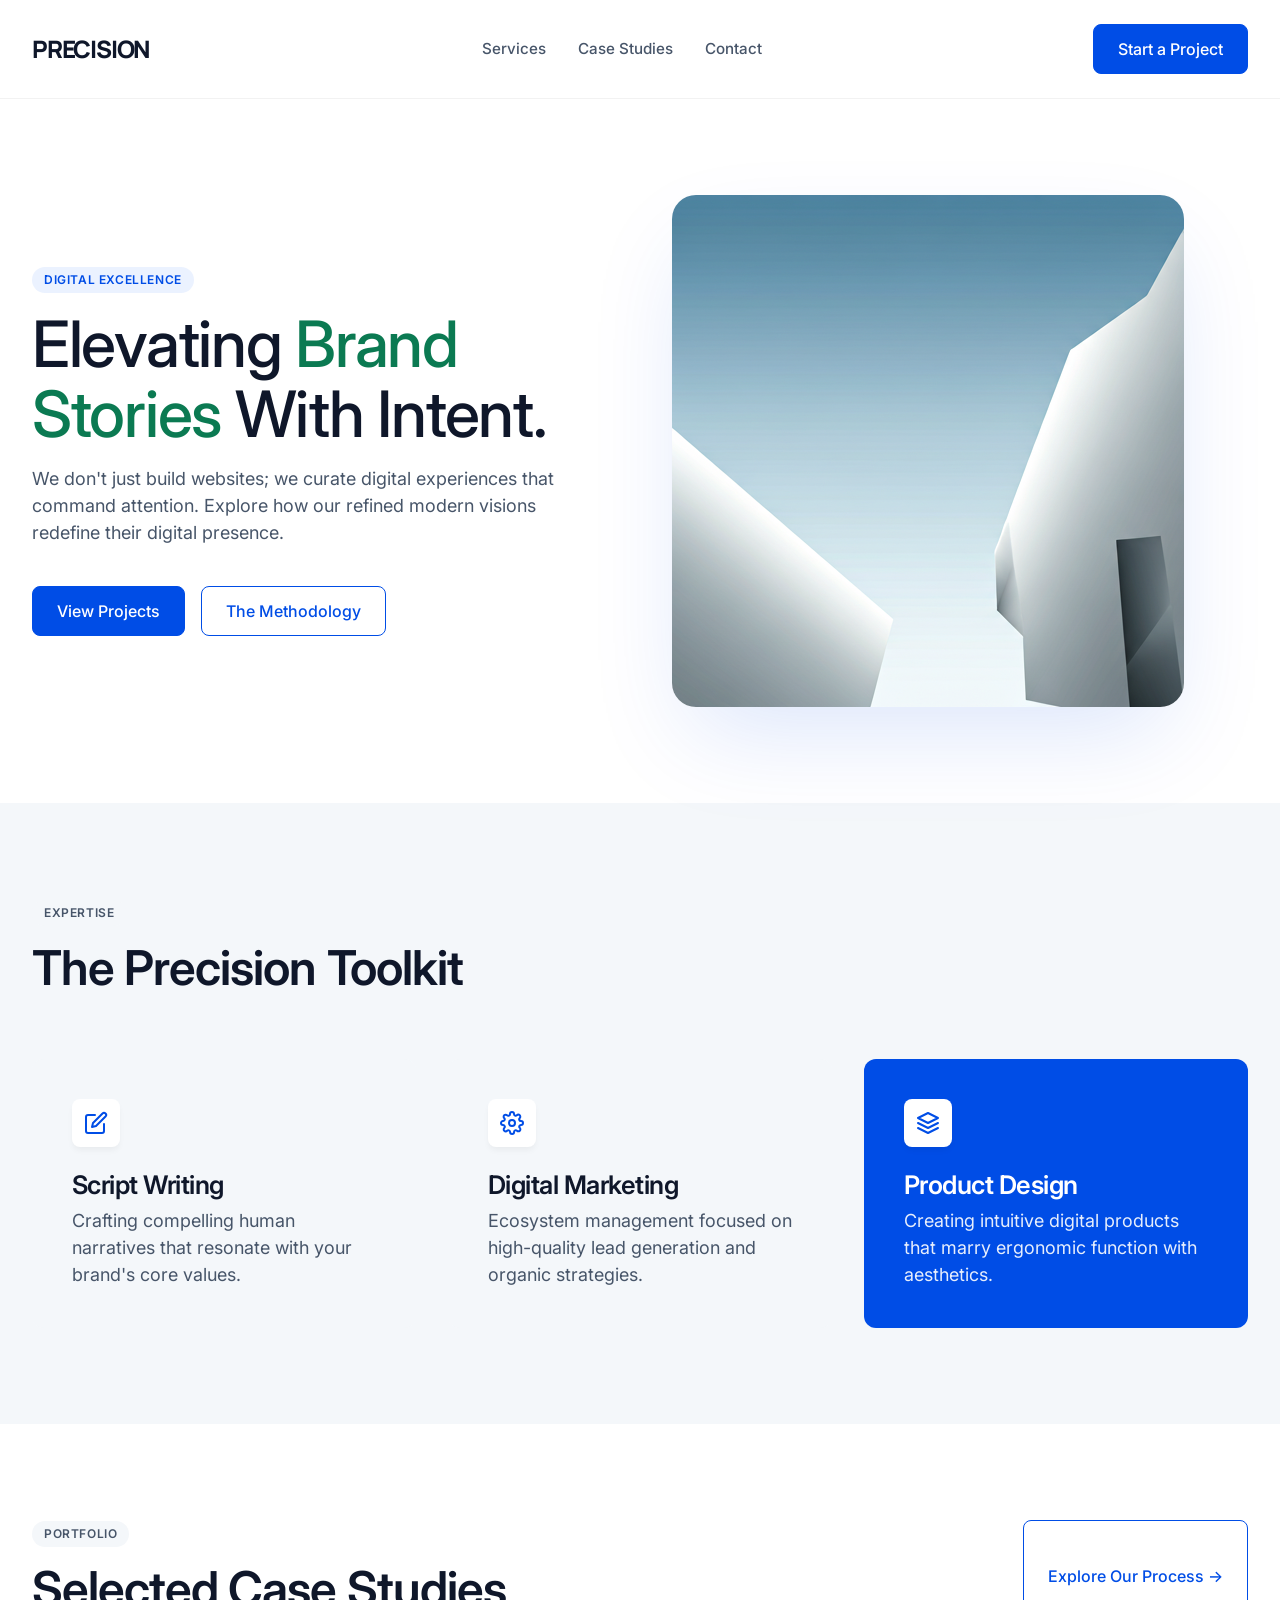
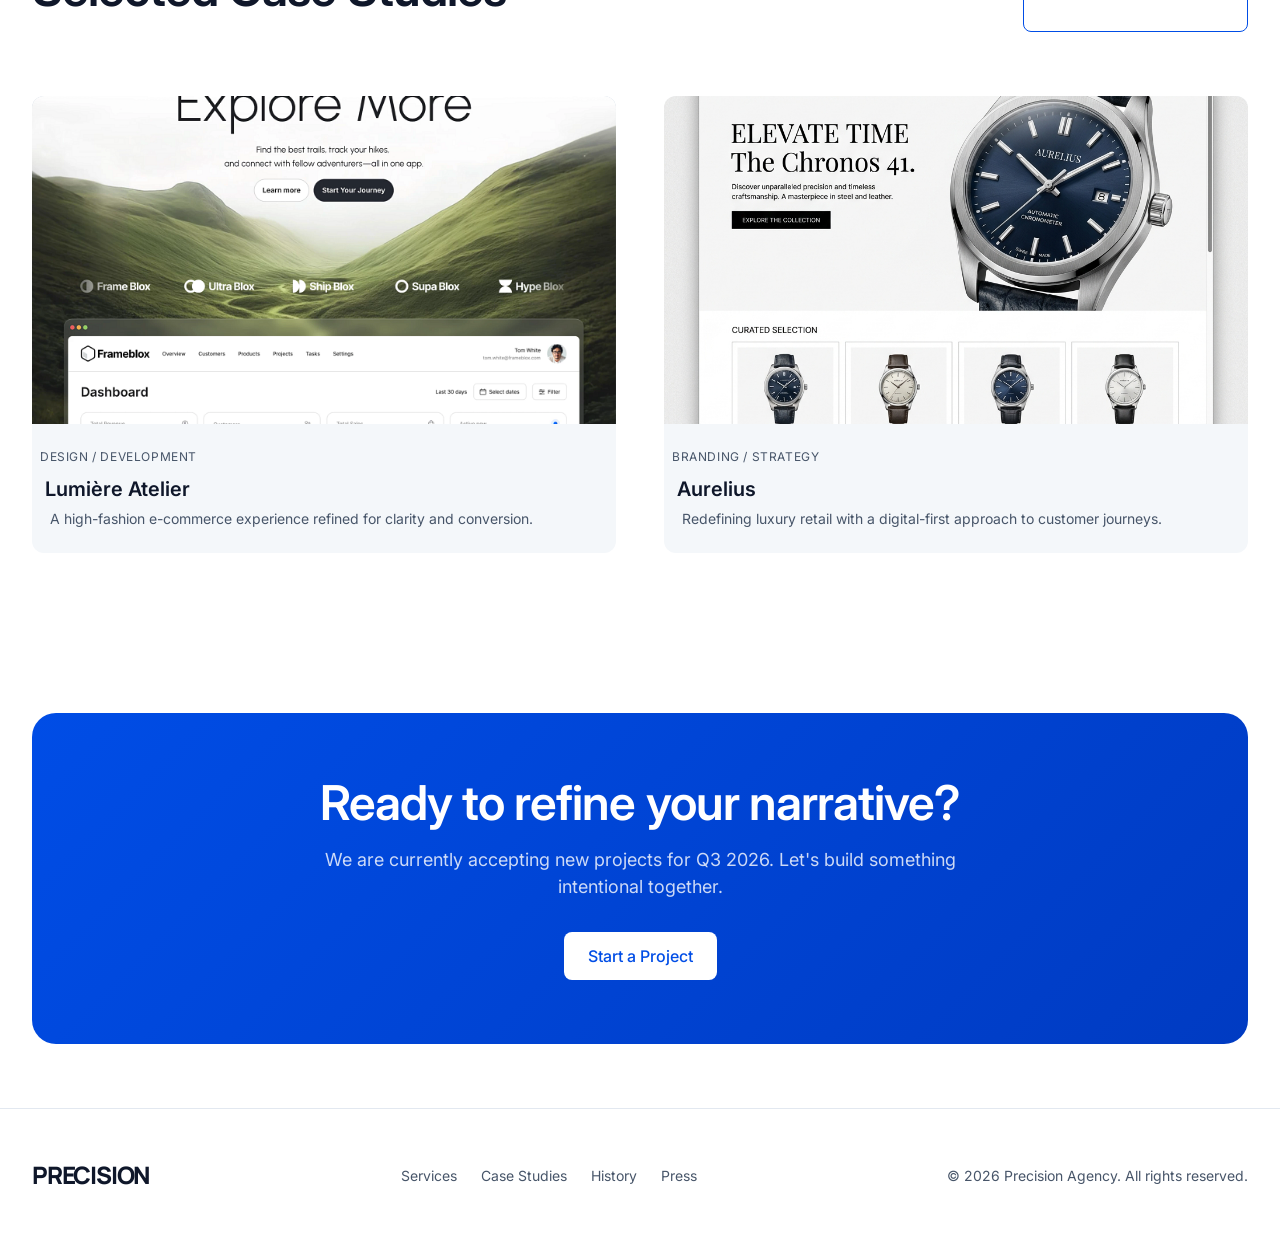
<file: index.html>
<!DOCTYPE html>
<html lang="en">
<head>
  <meta charset="UTF-8">
  <meta name="viewport" content="width=device-width, initial-scale=1.0">
  <title>Precision | Elevating Brand Stories With Intent</title>
  <link rel="stylesheet" href="style.css">
  <link rel="preconnect" href="https://fonts.googleapis.com">
  <link rel="preconnect" href="https://fonts.gstatic.com" crossorigin>
  <link href="https://fonts.googleapis.com/css2?family=Inter:wght@400;500;600&family=Manrope:wght@700;800&display=swap" rel="stylesheet">
</head>
<body>

  <header class="navbar">
    <div class="container flex justify-between items-center">
      <a href="index.html" class="logo">PRECISION</a>
      <nav class="nav-links">
        <a href="services.html">Services</a> 
        <a href="caseStudy.html">Case Studies</a> 
        <a href="contact.html">Contact</a>
      </nav>
      <a href="contact.html" class="btn btn-primary">Start a Project</a>
    </div>
  </header>

  <main>
    <!-- Hero Section -->
    <section class="section hero-home">
      <div class="container grid grid-2 items-center gap-16">
        <div class="hero-content">
          <span class="pill blue">Digital Excellence</span>
          <h1>Elevating <span class="text-accent">Brand Stories</span> With Intent.</h1>
          <p>We don't just build websites; we curate digital experiences that command attention. Explore how our refined modern visions redefine their digital presence.</p>
          <div class="flex gap-4" style="margin-top: 2.5rem;">
            <a href="caseStudy.html" class="btn btn-primary">View Projects</a>
            <a href="services.html" class="btn btn-outline">The Methodology</a>
          </div>
        </div>
        <div class="hero-visual">
          <img src="landing.png" alt="Precision Agency Visual" style="border-radius: var(--radius-lg); box-shadow: 0 40px 100px -20px rgba(0,77,230,0.15);">
        </div>
      </div>
    </section>

    <!-- Toolkit Section -->
    <section class="section bg-alt" style="background-color: var(--color-bg-alt);">
      <div class="container">
        <div class="section-header">
          <span class="pill">Expertise</span>
          <h2>The Precision Toolkit</h2>
        </div>
        
        <div class="grid grid-3 gap-8">
          <div class="card-service">
            <div class="icon-box">
              <svg width="24" height="24" viewBox="0 0 24 24" fill="none" stroke="currentColor" stroke-width="2" stroke-linecap="round" stroke-linejoin="round"><path d="M11 4H4a2 2 0 0 0-2 2v14a2 2 0 0 0 2 2h14a2 2 0 0 0 2-2v-7"></path><path d="M18.5 2.5a2.121 2.121 0 0 1 3 3L12 15l-4 1 1-4 9.5-9.5z"></path></svg>
            </div>
            <h3>Script Writing</h3>
            <p>Crafting compelling human narratives that resonate with your brand's core values.</p>
          </div>

          <div class="card-service">
            <div class="icon-box">
              <svg width="24" height="24" viewBox="0 0 24 24" fill="none" stroke="currentColor" stroke-width="2" stroke-linecap="round" stroke-linejoin="round"><circle cx="12" cy="12" r="3"></circle><path d="M19.4 15a1.65 1.65 0 0 0 .33 1.82l.06.06a2 2 0 0 1 0 2.83 2 2 0 0 1-2.83 0l-.06-.06a1.65 1.65 0 0 0-1.82-.33 1.65 1.65 0 0 0-1 1.51V21a2 2 0 0 1-2 2 2 2 0 0 1-2-2v-.09A1.65 1.65 0 0 0 9 19.4a1.65 1.65 0 0 0-1.82.33l-.06.06a2 2 0 0 1-2.83 0 2 2 0 0 1 0-2.83l.06-.06a1.65 1.65 0 0 0 .33-1.82 1.65 1.65 0 0 0-1.51-1H3a2 2 0 0 1-2-2 2 2 0 0 1 2-2h.09A1.65 1.65 0 0 0 4.6 9a1.65 1.65 0 0 0-.33-1.82l-.06-.06a2 2 0 0 1 0-2.83 2 2 0 0 1 2.83 0l.06.06a1.65 1.65 0 0 0 1.82.33H9a1.65 1.65 0 0 0 1-1.51V3a2 2 0 0 1 2-2 2 2 0 0 1 2 2v.09a1.65 1.65 0 0 0 1 1.51 1.65 1.65 0 0 0 1.82-.33l.06-.06a2 2 0 0 1 2.83 0 2 2 0 0 1 0 2.83l-.06.06a1.65 1.65 0 0 0-.33 1.82V9a1.65 1.65 0 0 0 1.51 1H21a2 2 0 0 1 2 2 2 2 0 0 1-2 2h-.09a1.65 1.65 0 0 0-1.51 1z"></path></svg>
            </div>
            <h3>Digital Marketing</h3>
            <p>Ecosystem management focused on high-quality lead generation and organic strategies.</p>
          </div>

          <div class="card-service blue">
            <div class="icon-box">
              <svg width="24" height="24" viewBox="0 0 24 24" fill="none" stroke="currentColor" stroke-width="2" stroke-linecap="round" stroke-linejoin="round"><path d="M12 2L2 7l10 5 10-5-10-5z"></path><path d="M2 17l10 5 10-5"></path><path d="M2 12l10 5 10-5"></path></svg>
            </div>
            <h3>Product Design</h3>
            <p>Creating intuitive digital products that marry ergonomic function with aesthetics.</p>
          </div>
        </div>
      </div>
    </section>

    <!-- Selected Work -->
    <section class="section">
      <div class="container">
        <div class="section-header flex justify-between items-end">
          <div>
            <span class="pill">Portfolio</span>
            <h2>Selected Case Studies</h2>
          </div>
          <a href="caseStudy.html" class="btn btn-outline">Explore Our Process &rarr;</a>
        </div>

        <div class="grid grid-2 gap-12">
          <a href="caseStudy.html" class="work-card">
            <img src="minimal.png" alt="Lumière Atelier" class="work-image landscape">
            <div class="work-content">
              <div class="work-category">Design / Development</div>
              <div class="work-title">Lumière Atelier</div>
              <div class="work-description">A high-fashion e-commerce experience refined for clarity and conversion.</div>
            </div>
          </a>
          <a href="caseStudy.html" class="work-card">
            <img src="case_study_watch_1776619519977.png" alt="Aurelius" class="work-image landscape">
            <div class="work-content">
              <div class="work-category">Branding / Strategy</div>
              <div class="work-title">Aurelius</div>
              <div class="work-description">Redefining luxury retail with a digital-first approach to customer journeys.</div>
            </div>
          </a>
        </div>
      </div>
    </section>

    <!-- CTA Section -->
    <section class="container">
      <div class="cta-banner solid-blue">
        <h2>Ready to refine your narrative?</h2>
        <p class="text_align_center">We are currently accepting new projects for Q3 2026. Let's build something intentional together.</p>
        <div style="margin-top: 2rem;">
          <a href="contact.html" class="btn" style="background: white; color: var(--color-primary);">Start a Project</a>
        </div>
      </div>
    </section>
  </main>

  <footer class="footer">
    <div class="container">
      <div class="footer-content">
        <div class="logo">PRECISION</div>
        <nav class="footer-links">
          <a href="services.html">Services</a>
          <a href="caseStudy.html">Case Studies</a>
          <a href="contact.html">History</a>
          <a href="contact.html">Press</a>
        </nav>
        <div class="footer-copyright">
          &copy; 2026 Precision Agency. All rights reserved.
        </div>
      </div>
    </div>
  </footer>

</body>
</html>
</file>
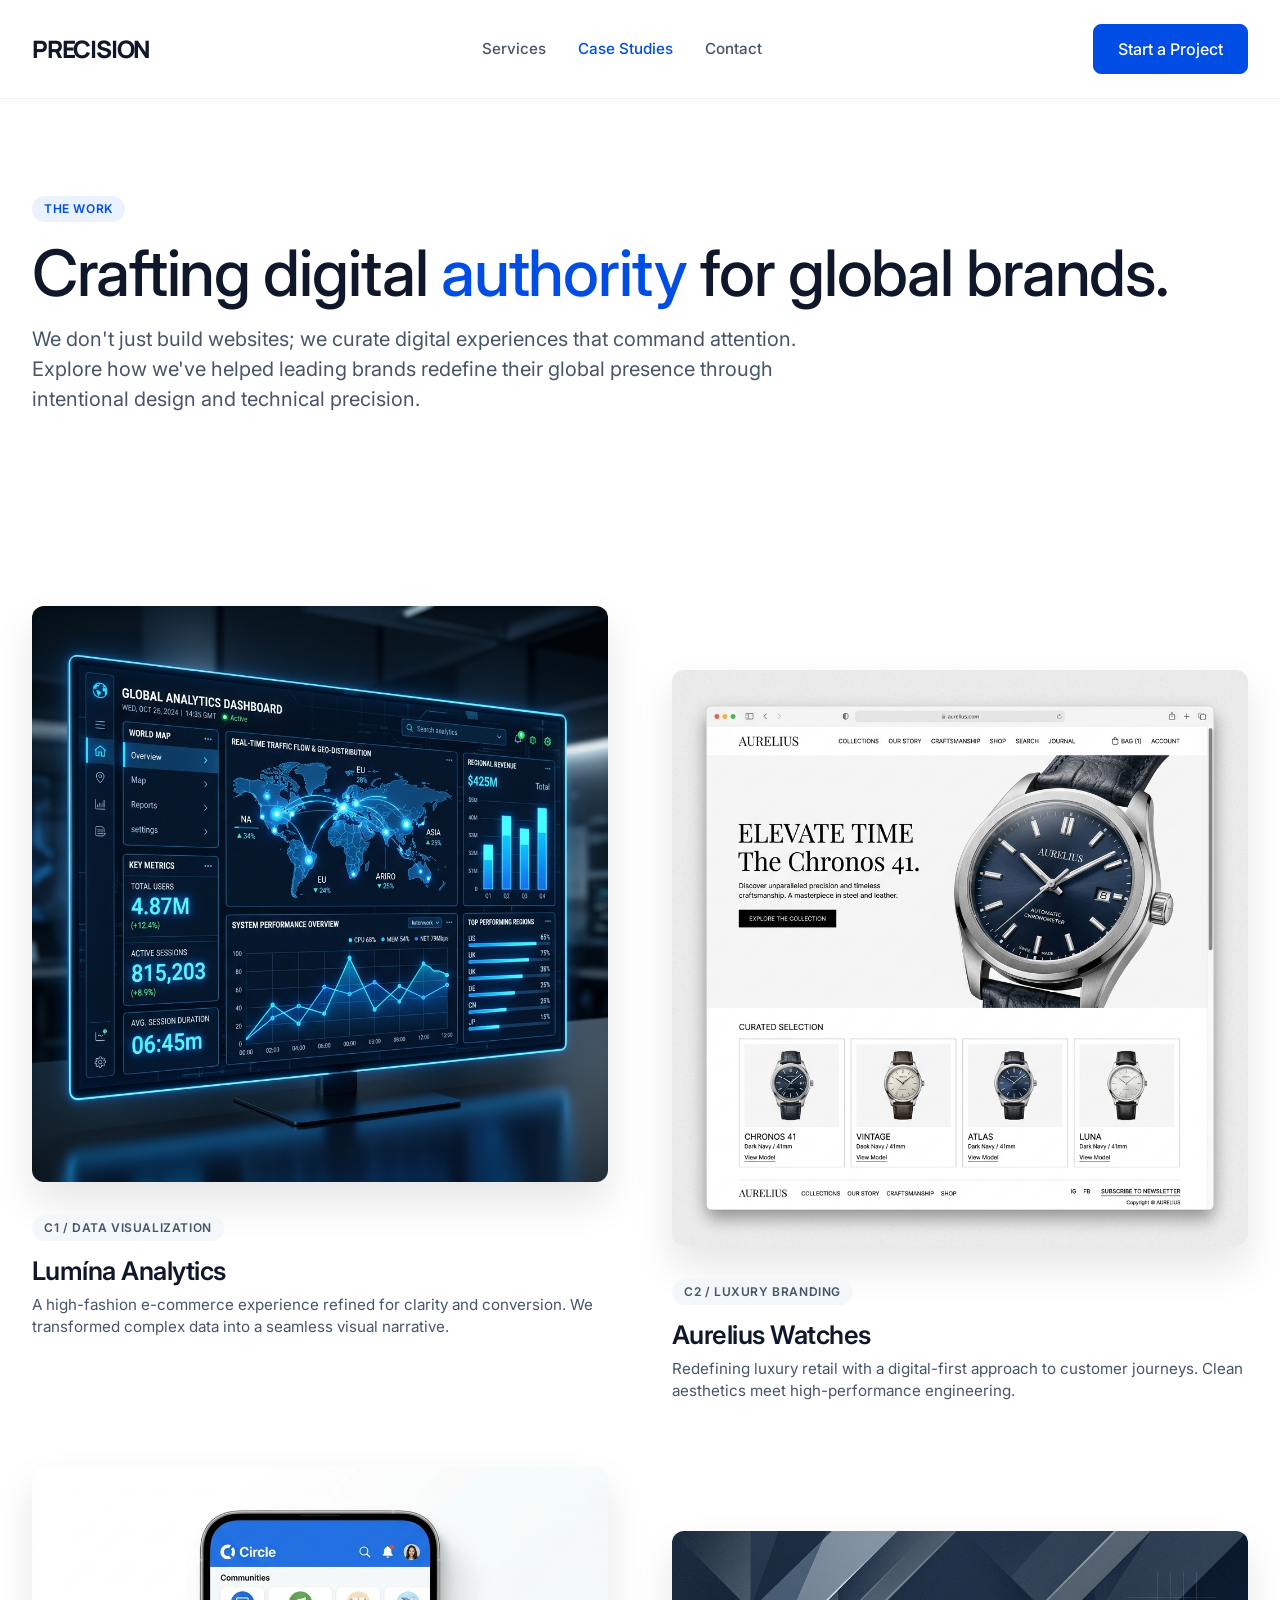
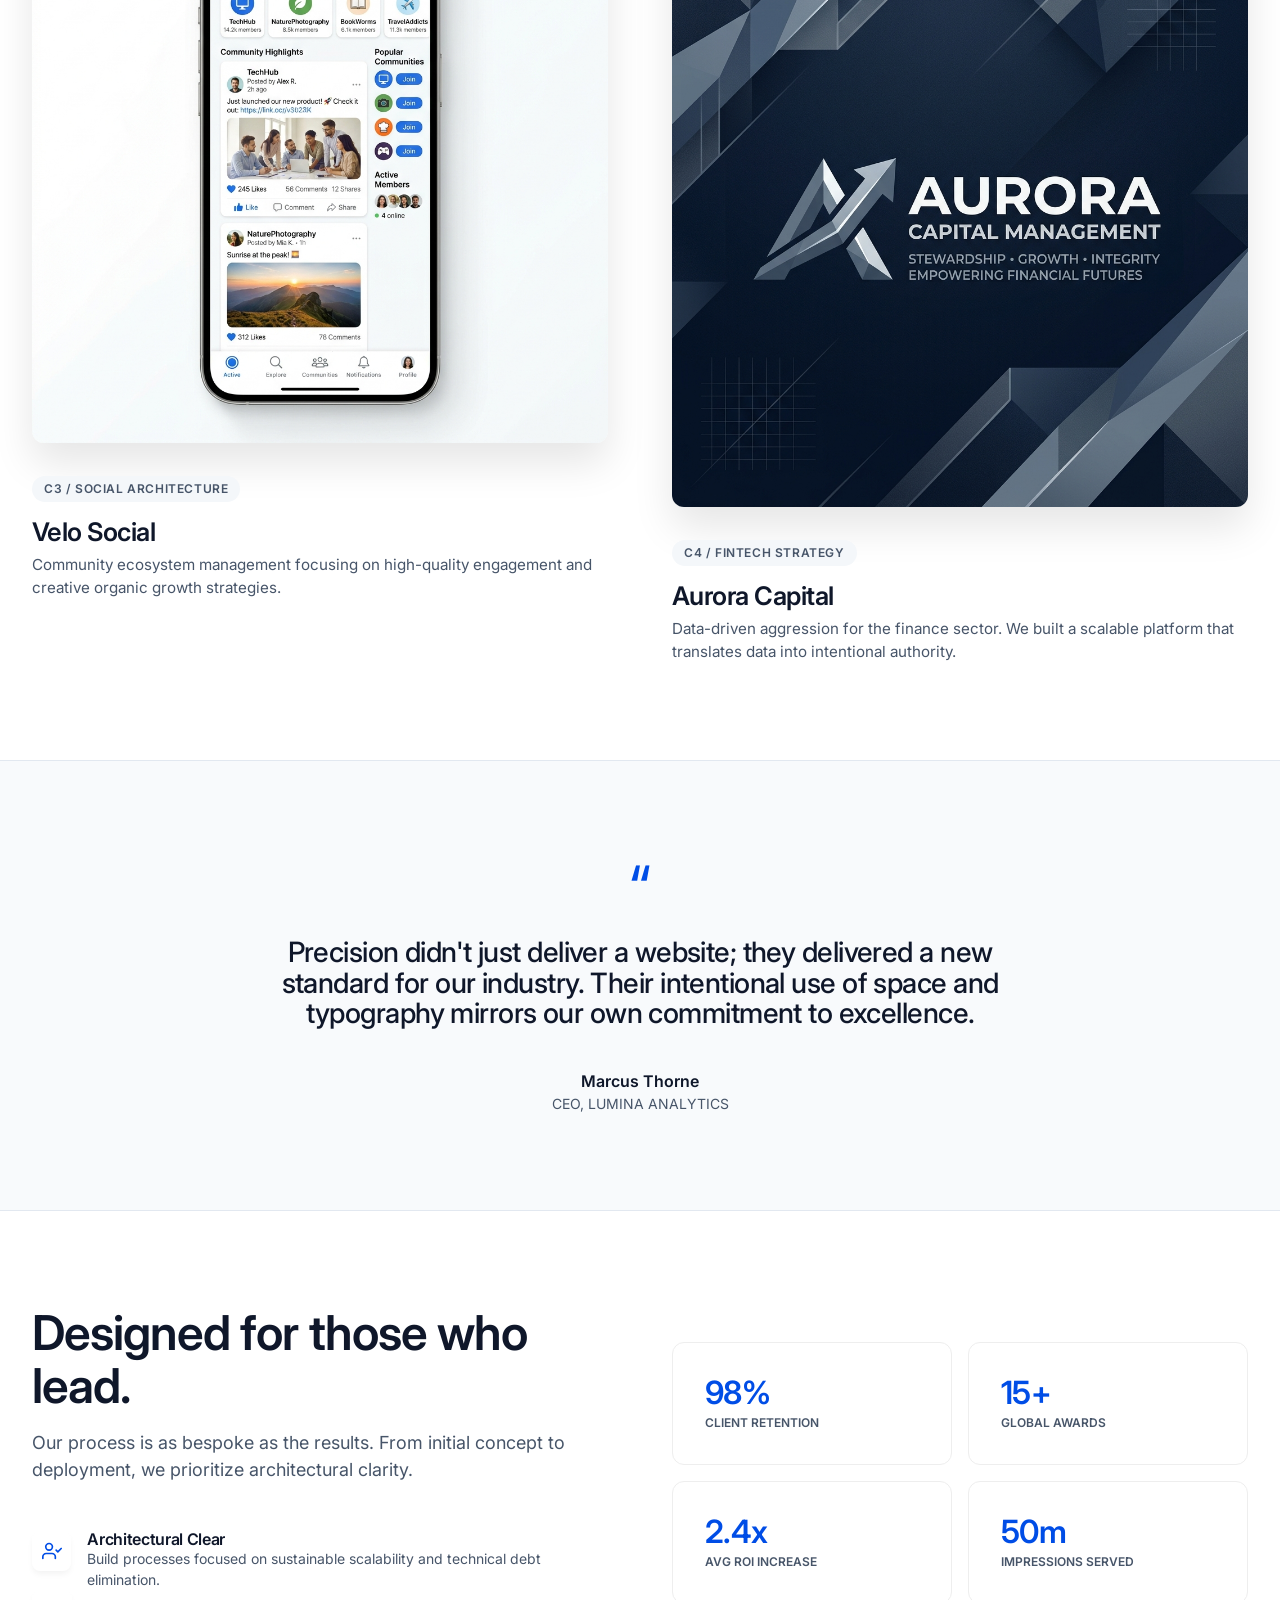
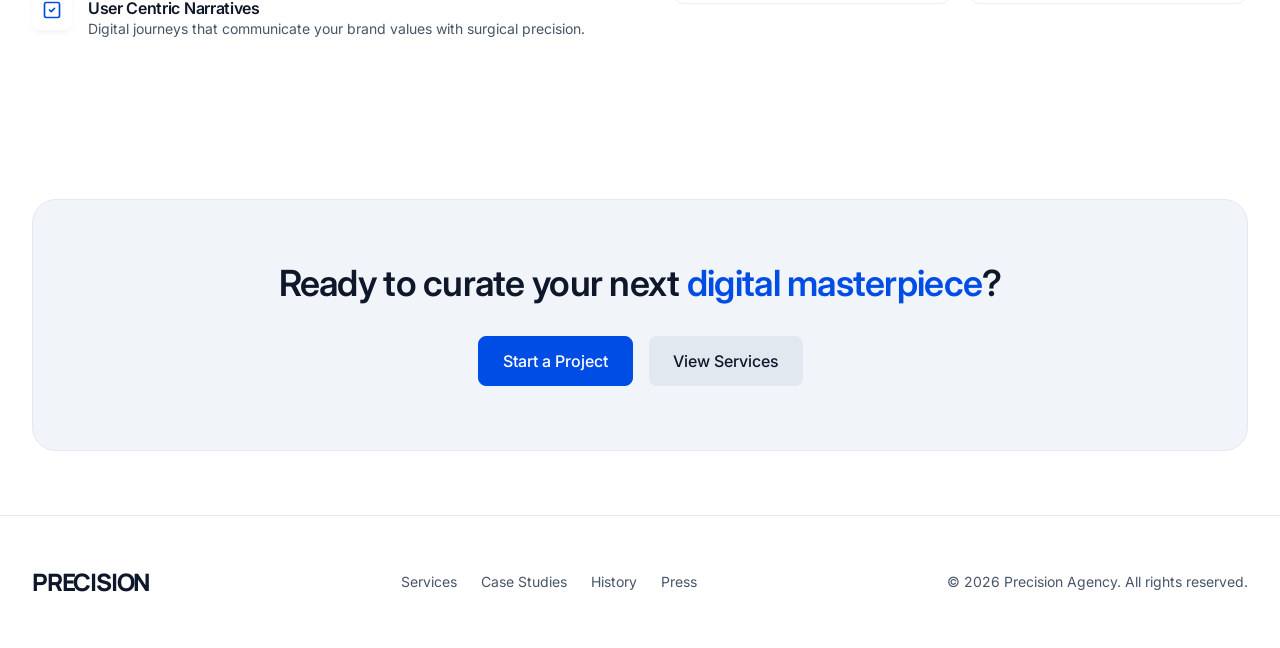
<file: caseStudy.html>
<!DOCTYPE html>
<html lang="en">
<head>
  <meta charset="UTF-8">
  <meta name="viewport" content="width=device-width, initial-scale=1.0">
  <title>Case Studies | Curating Digital Authority</title>
  <link rel="stylesheet" href="style.css">
  <link rel="preconnect" href="https://fonts.googleapis.com">
  <link rel="preconnect" href="https://fonts.gstatic.com" crossorigin>
  <link href="https://fonts.googleapis.com/css2?family=Inter:wght@400;500;600&family=Manrope:wght@700;800&display=swap" rel="stylesheet">
</head>
<body>

  <header class="navbar">
    <div class="container flex justify-between items-center">
      <a href="index.html" class="logo">PRECISION</a>
      <nav class="nav-links">
        <a href="services.html">Services</a> 
        <a href="caseStudy.html" class="active">Case Studies</a> 
        <a href="contact.html">Contact</a>
      </nav>
      <a href="contact.html" class="btn btn-primary">Start a Project</a>
    </div>
  </header>

  <main>
    <!-- Case Studies Hero -->
    <section class="section">
      <div class="container">
        <span class="pill blue">The Work</span>
        <h1>Crafting digital <span class="text-primary">authority</span> for global brands.</h1>
        <p style="font-size: 1.25rem;">We don't just build websites; we curate digital experiences that command attention. Explore how we've helped leading brands redefine their global presence through intentional design and technical precision.</p>
      </div>
    </section>

    <!-- Case Studies Feed -->
    <section class="section pt-0">
      <div class="container grid grid-2 gap-16">
        
        <!-- Lumière Analytics -->
        <article class="case-study-item">
          <img src="case_study_analytics_1776619490898.png" alt="Lumière Analytics Dashboard" style="width: 100%; border-radius: var(--radius-md); box-shadow: 0 20px 40px rgba(0,0,0,0.1); margin-bottom: 2rem;">
          <span class="pill">C1 / DATA VISUALIZATION</span>
          <h3>Lumína Analytics</h3>
          <p style="font-size: 0.95rem;">A high-fashion e-commerce experience refined for clarity and conversion. We transformed complex data into a seamless visual narrative.</p>
        </article>

        <!-- Aurelius Watches -->
        <article class="case-study-item" style="margin-top: 4rem;">
          <img src="case_study_watch_1776619519977.png" alt="Ethereal Watches Website" style="width: 100%; border-radius: var(--radius-md); box-shadow: 0 20px 40px rgba(0,0,0,0.1); margin-bottom: 2rem;">
          <span class="pill">C2 / LUXURY BRANDING</span>
          <h3>Aurelius Watches</h3>
          <p style="font-size: 0.95rem;">Redefining luxury retail with a digital-first approach to customer journeys. Clean aesthetics meet high-performance engineering.</p>
        </article>

        <!-- Velo Social -->
        <article class="case-study-item">
          <img src="case_study_social_app_1776619830320.png" alt="Velo Social App Interface" style="width: 100%; border-radius: var(--radius-md); box-shadow: 0 20px 40px rgba(0,0,0,0.1); margin-bottom: 2rem;">
          <span class="pill">C3 / SOCIAL ARCHITECTURE</span>
          <h3>Velo Social</h3>
          <p style="font-size: 0.95rem;">Community ecosystem management focusing on high-quality engagement and creative organic growth strategies.</p>
        </article>

        <!-- Vertex Capital -->
        <article class="case-study-item" style="margin-top: 4rem;">
          <img src="case_study_finance_1776619890487.png" alt="Vertex Capital Brand Visuals" style="width: 100%; border-radius: var(--radius-md); box-shadow: 0 20px 40px rgba(0,0,0,0.1); margin-bottom: 2rem;">
          <span class="pill">C4 / FINTECH STRATEGY</span>
          <h3>Aurora Capital</h3>
          <p style="font-size: 0.95rem;">Data-driven aggression for the finance sector. We built a scalable platform that translates data into intentional authority.</p>
        </article>

      </div>
    </section>

    <!-- Testimonial Section -->
    <section class="section bg-alt" style="background-color: #f8fafc; border-top: 1px solid var(--color-border); border-bottom: 1px solid var(--color-border);">
      <div class="container text-center">
         <div style="font-size: 4rem; color: var(--color-primary); margin-bottom: 1rem; line-height: 1;">&ldquo;</div>
         <h3 style="font-size: 1.75rem; font-weight: 500; color: var(--color-text-main); margin-bottom: 2.5rem; max-width: 800px; margin-left: auto; margin-right: auto;">
           Precision didn't just deliver a website; they delivered a new standard for our industry. Their intentional use of space and typography mirrors our own commitment to excellence.
         </h3>
         <div class="flex items-center justify-center gap-4">
            
            <div class="text-left">
              <p style="font-weight: 600; font-size: 1rem; color: var(--color-text-main); margin: 0;">Marcus Thorne</p>
              <p style="font-size: 0.875rem; color: var(--color-text-muted); margin: 0;">CEO, LUMINA ANALYTICS</p>
            </div>
         </div>
      </div>
    </section>

    <!-- Stats Section -->
    <section class="section">
       <div class="container grid grid-2 items-center gap-16">
          <div>
            <h2>Designed for those who lead.</h2>
            <p>Our process is as bespoke as the results. From initial concept to deployment, we prioritize architectural clarity.</p>
            <div class="flex flex-col gap-6" style="margin-top: 3rem;">
               <div class="flex gap-4">
                  <div class="icon-box" style="width: 40px; height: 40px; margin-bottom: 0;"><svg width="20" height="20" viewBox="0 0 24 24" fill="none" stroke="currentColor" stroke-width="2" stroke-linecap="round" stroke-linejoin="round"><path d="M16 21v-2a4 4 0 0 0-4-4H5a4 4 0 0 0-4 4v2"></path><circle cx="8.5" cy="7" r="4"></circle><polyline points="17 11 19 13 23 9"></polyline></svg></div>
                  <div>
                    <h4 style="font-size: 1rem; margin: 0;">Architectural Clear</h4>
                    <p style="font-size: 0.875rem; margin: 0;">Build processes focused on sustainable scalability and technical debt elimination.</p>
                  </div>
               </div>
               <div class="flex gap-4">
                  <div class="icon-box" style="width: 40px; height: 40px; margin-bottom: 0;"><svg width="20" height="20" viewBox="0 0 24 24" fill="none" stroke="currentColor" stroke-width="2" stroke-linecap="round" stroke-linejoin="round"><rect x="3" y="3" width="18" height="18" rx="2" ry="2"></rect><path d="M9 12l2 2 4-4"></path></svg></div>
                  <div>
                    <h4 style="font-size: 1rem; margin-top: 10px;">User Centric Narratives</h4>
                    <p style="font-size: 0.875rem; margin: 0;">Digital journeys that communicate your brand values with surgical precision.</p>
                  </div>
               </div>
            </div>
          </div>
          <div class="grid grid-2 gap-4">
             <div class="card-service" style="background: white; padding: 2rem; border: 1px solid #eee;">
                <h3 style="font-size: 2rem; color: var(--color-primary); margin-bottom: 0.25rem;">98%</h3>
                <p style="font-size: 0.75rem; text-transform: uppercase; font-weight: 600;">Client Retention</p>
             </div>
             <div class="card-service" style="background: white; padding: 2rem; border: 1px solid #eee;">
                <h3 style="font-size: 2rem; color: var(--color-primary); margin-bottom: 0.25rem;">15+</h3>
                <p style="font-size: 0.75rem; text-transform: uppercase; font-weight: 600;">Global Awards</p>
             </div>
             <div class="card-service" style="background: white; padding: 2rem; border: 1px solid #eee;">
                <h3 style="font-size: 2rem; color: var(--color-primary); margin-bottom: 0.25rem;">2.4x</h3>
                <p style="font-size: 0.75rem; text-transform: uppercase; font-weight: 600;">Avg ROI Increase</p>
             </div>
             <div class="card-service" style="background: white; padding: 2rem; border: 1px solid #eee;">
                <h3 style="font-size: 2rem; color: var(--color-primary); margin-bottom: 0.25rem;">50m</h3>
                <p style="font-size: 0.75rem; text-transform: uppercase; font-weight: 600;">Impressions Served</p>
             </div>
          </div>
       </div>
    </section>

    <!-- Bottom CTA -->
    <section class="container" style="margin-bottom: 4rem;">
       <div class="cta-banner" style="background: #f1f5f9; border: 1px solid #e2e8f0; text-align: center;">
          <h2 style="font-size: 2.25rem;">Ready to curate your next <span class="text-primary">digital masterpiece</span>?</h2>
          <div class="flex justify-center gap-4" style="margin-top: 2rem;">
            <a href="contact.html" class="btn btn-primary">Start a Project</a>
            <a href="services.html" class="btn btn-outline" style="border: 0; background: #e2e8f0; color: var(--color-text-main);">View Services</a>
          </div>
       </div>
    </section>

  </main>

  <footer class="footer">
    <div class="container">
      <div class="footer-content">
        <div class="logo">PRECISION</div>
        <nav class="footer-links">
          <a href="services.html">Services</a>
          <a href="caseStudy.html">Case Studies</a>
          <a href="contact.html">History</a>
          <a href="contact.html">Press</a>
        </nav>
        <div class="footer-copyright">
          &copy; 2026 Precision Agency. All rights reserved.
        </div>
      </div>
    </div>
  </footer>

</body>
</html>
</file>
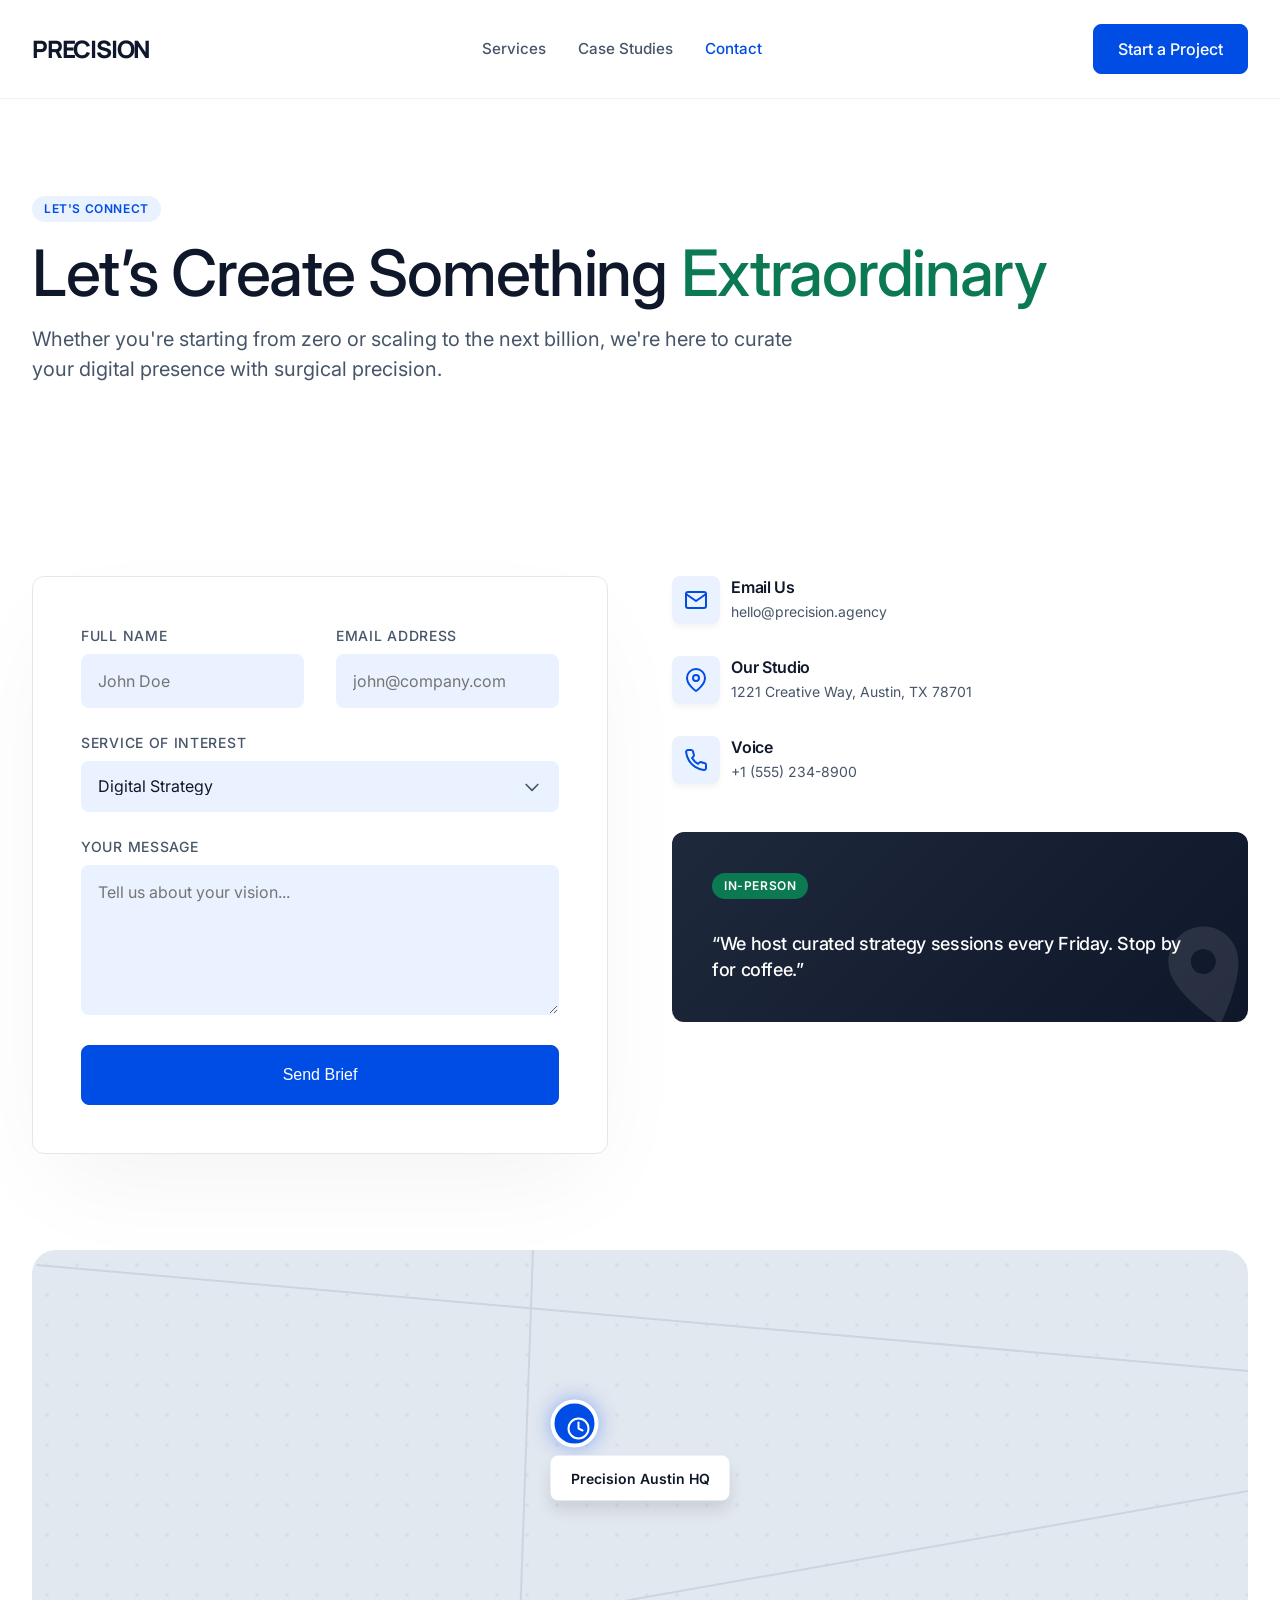
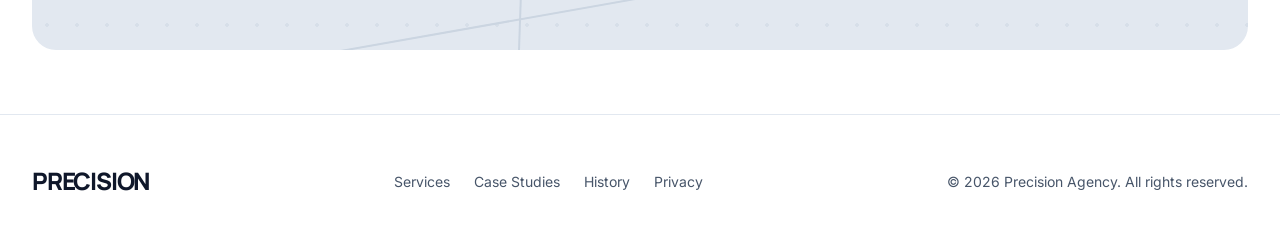
<file: contact.html>
<!DOCTYPE html>
<html lang="en">
<head>
  <meta charset="UTF-8">
  <meta name="viewport" content="width=device-width, initial-scale=1.0">
  <title>Contact | Let's Create Something Extraordinary</title>
  <link rel="stylesheet" href="style.css">
  <link rel="preconnect" href="https://fonts.googleapis.com">
  <link rel="preconnect" href="https://fonts.gstatic.com" crossorigin>
  <link href="https://fonts.googleapis.com/css2?family=Inter:wght@400;500;600&family=Manrope:wght@700;800&display=swap" rel="stylesheet">
</head>
<body>

  <header class="navbar">
    <div class="container flex justify-between items-center">
      <a href="index.html" class="logo">PRECISION</a>
      <nav class="nav-links">
        <a href="services.html">Services</a> 
        <a href="caseStudy.html">Case Studies</a> 
        <a href="contact.html" class="active">Contact</a>
      </nav>
      <a href="contact.html" class="btn btn-primary">Start a Project</a>
    </div>
  </header>

  <main>
    <!-- Contact Hero -->
    <section class="section">
      <div class="container">
        <span class="pill blue">Let's Connect</span>
        <h1>Let&rsquo;s Create Something <span class="text-accent">Extraordinary</span></h1>
        <p style="font-size: 1.25rem;">Whether you're starting from zero or scaling to the next billion, we're here to curate your digital presence with surgical precision.</p>
      </div>
    </section>

    <!-- Main Contact Area -->
    <section class="section pt-0">
      <div class="container">
         <div class="grid grid-2 gap-16 items-start">
            
            <!-- Contact Form Card -->
            <div class="card-service" style="background: white; border: 1px solid #e2e8f0; padding: 3rem; box-shadow: 0 40px 100px -20px rgba(0,0,0,0.05);">
               <form action="#">
                  <div class="grid grid-2 gap-8">
                     <div class="form-group">
                        <label class="form-label">Full Name</label>
                        <input type="text" class="form-control" placeholder="John Doe">
                     </div>
                     <div class="form-group">
                        <label class="form-label">Email Address</label>
                        <input type="email" class="form-control" placeholder="john@company.com">
                     </div>
                  </div>
                  <div class="form-group">
                     <label class="form-label">Service of Interest</label>
                     <select class="form-control">
                        <option>Digital Strategy</option>
                        <option>Product Design</option>
                        <option>Video & Narrative</option>
                        <option>Performance Marketing</option>
                     </select>
                  </div>
                  <div class="form-group">
                     <label class="form-label">Your Message</label>
                     <textarea class="form-control" placeholder="Tell us about your vision..."></textarea>
                  </div>
                  <button type="submit" class="btn btn-primary" style="width: 100%; padding: 1.25rem;">Send Brief</button>
               </form>
            </div>

            <!-- Contact Info & Extra visual -->
            <div class="flex flex-col gap-12">
               <div class="flex flex-col gap-8">
                  <div class="flex gap-6 items-center">
                     <div class="icon-box" style="margin: 0; background: var(--color-bg-blue); color: var(--color-primary);"><svg width="24" height="24" viewBox="0 0 24 24" fill="none" stroke="currentColor" stroke-width="2" stroke-linecap="round" stroke-linejoin="round"><path d="M4 4h16c1.1 0 2 .9 2 2v12c0 1.1-.9 2-2 2H4c-1.1 0-2-.9-2-2V6c0-1.1.9-2 2-2z"></path><polyline points="22,6 12,13 2,6"></polyline></svg></div>
                     <div>
                        <h4 style="font-size: 1rem; margin-bottom: 0.25rem; margin-left: 0.7rem;">Email Us</h4>
                        <p style="font-size: 0.875rem; margin-left: 0.7rem;">hello@precision.agency</p>
                     </div>
                  </div>
                  <div class="flex gap-6 items-center">
                     <div class="icon-box" style="margin: 0; background: var(--color-bg-blue); color: var(--color-primary);"><svg width="24" height="24" viewBox="0 0 24 24" fill="none" stroke="currentColor" stroke-width="2" stroke-linecap="round" stroke-linejoin="round"><path d="M21 10c0 7-9 13-9 13s-9-6-9-13a9 9 0 0 1 18 0z"></path><circle cx="12" cy="10" r="3"></circle></svg></div>
                     <div>
                        <h4 style="font-size: 1rem; margin-bottom: 0.25rem; margin-left: 0.7rem;">Our Studio</h4>
                        <p style="font-size: 0.875rem; margin: 0; margin-left: 0.7rem;">1221 Creative Way, Austin, TX 78701</p>
                     </div>
                  </div>
                  <div class="flex gap-6 items-center">
                     <div class="icon-box" style="margin: 0; background: var(--color-bg-blue); color: var(--color-primary);"><svg width="24" height="24" viewBox="0 0 24 24" fill="none" stroke="currentColor" stroke-width="2" stroke-linecap="round" stroke-linejoin="round"><path d="M22 16.92v3a2 2 0 0 1-2.18 2 19.79 19.79 0 0 1-8.63-3.07 19.5 19.5 0 0 1-6-6 19.79 19.79 0 0 1-3.07-8.67A2 2 0 0 1 4.11 2h3a2 2 0 0 1 2 1.72 12.84 12.84 0 0 0 .7 2.81 2 2 0 0 1-.45 2.11L8.09 9.91a16 16 0 0 0 6 6l1.27-1.27a2 2 0 0 1 2.11-.45 12.84 12.84 0 0 0 2.81.7A2 2 0 0 1 22 16.92z"></path></svg></div>
                     <div>
                        <h4 style="font-size: 1rem; margin-bottom: 0.25rem; margin-left: 0.7rem;">Voice</h4>
                        <p style="font-size: 0.875rem; margin: 0; margin-left: 0.7rem;">+1 (555) 234-8900</p>
                     </div>
                  </div>
               </div>
               
               <!-- Glassmorphic Info Card -->
               <div style="background: linear-gradient(135deg, #1e293b 0%, #0f172a 100%); border-radius: var(--radius-md); padding: 2.5rem; color: white; position: relative; overflow: hidden;">
                  <span class="pill" style="background: var(--color-accent); color: white;">In-Person</span>
                  <h4 style="margin-top: 1rem; font-size: 1.125rem; font-weight: 500; line-height: 1.4;">&ldquo;We host curated strategy sessions every Friday. Stop by for coffee.&rdquo;</h4>
                  <div style="position: absolute; bottom: -20px; right: -20px; opacity: 0.1; transform: rotate(-15deg);">
                     <svg width="120" height="120" viewBox="0 0 24 24" fill="white"><path d="M12 2C8.13 2 5 5.13 5 9c0 5.25 7 13 7 13s7-7.75 7-13c0-3.87-3.13-7-7-7zm0 9.5c-1.38 0-2.5-1.12-2.5-2.5s1.12-2.5 2.5-2.5 2.5 1.12 2.5 2.5-1.12 2.5-2.5 2.5z"></path></svg>
                  </div>
               </div>
            </div>
         </div>
      </div>
    </section>

    <!-- Map Placeholder -->
    <section class="container" style="margin-bottom: 4rem;">
       <div style="width: 100%; height: 400px; background: #e2e8f0; border-radius: var(--radius-lg); overflow: hidden; position: relative;">
          <!-- Using CSS to create a simplified map-like pattern -->
          <div style="position: absolute; width: 100%; height: 100%; background-image: radial-gradient(#cbd5e1 2px, transparent 2px); background-size: 30px 30px; opacity: 0.5;"></div>
          <div style="position: absolute; width: 200%; height: 2px; background: #cbd5e1; top: 30%; transform: rotate(5deg);"></div>
          <div style="position: absolute; width: 200%; height: 2px; background: #cbd5e1; top: 60%; transform: rotate(-10deg);"></div>
          <div style="position: absolute; width: 2px; height: 200%; background: #cbd5e1; left: 40%; transform: rotate(2deg);"></div>
          
          <div style="position: absolute; top: 50%; left: 50%; transform: translate(-50%, -50%); display: flex; flex-direction: column; gap: 0.5rem;">
             <div style="width: 48px; height: 48px; background: var(--color-primary); border-radius: 50%; box-shadow: 0 0 20px rgba(0,77,230,0.4); display: flex; align-items: center; color: white; border: 4px solid white;">
                <svg width="24" height="24" viewBox="0 0 24 24" fill="none" stroke="currentColor" stroke-width="2" stroke-linecap="round" stroke-linejoin="round" style="margin-left: 12px; margin-top: 10px;"><circle cx="12" cy="12" r="10"></circle><polyline points="12 6 12 12 16 14"></polyline></svg>
             </div>
             <div style="background: white; padding: 0.75rem 1.25rem; border-radius: var(--radius-sm); box-shadow: 0 10px 15px rgba(0,0,0,0.1); white-space: nowrap; font-weight: 600; font-size: 0.875rem;">
                Precision Austin HQ
             </div>
          </div>
       </div>
    </section>

  </main>

  <footer class="footer">
    <div class="container">
      <div class="footer-content">
        <div class="logo">PRECISION</div>
        <nav class="footer-links">
          <a href="services.html">Services</a>
          <a href="caseStudy.html">Case Studies</a>
          <a href="contact.html">History</a>
          <a href="contact.html">Privacy</a>
        </nav>
        <div class="footer-copyright">
          &copy; 2026 Precision Agency. All rights reserved.
        </div>
      </div>
    </div>
  </footer>

</body>
</html>
</file>
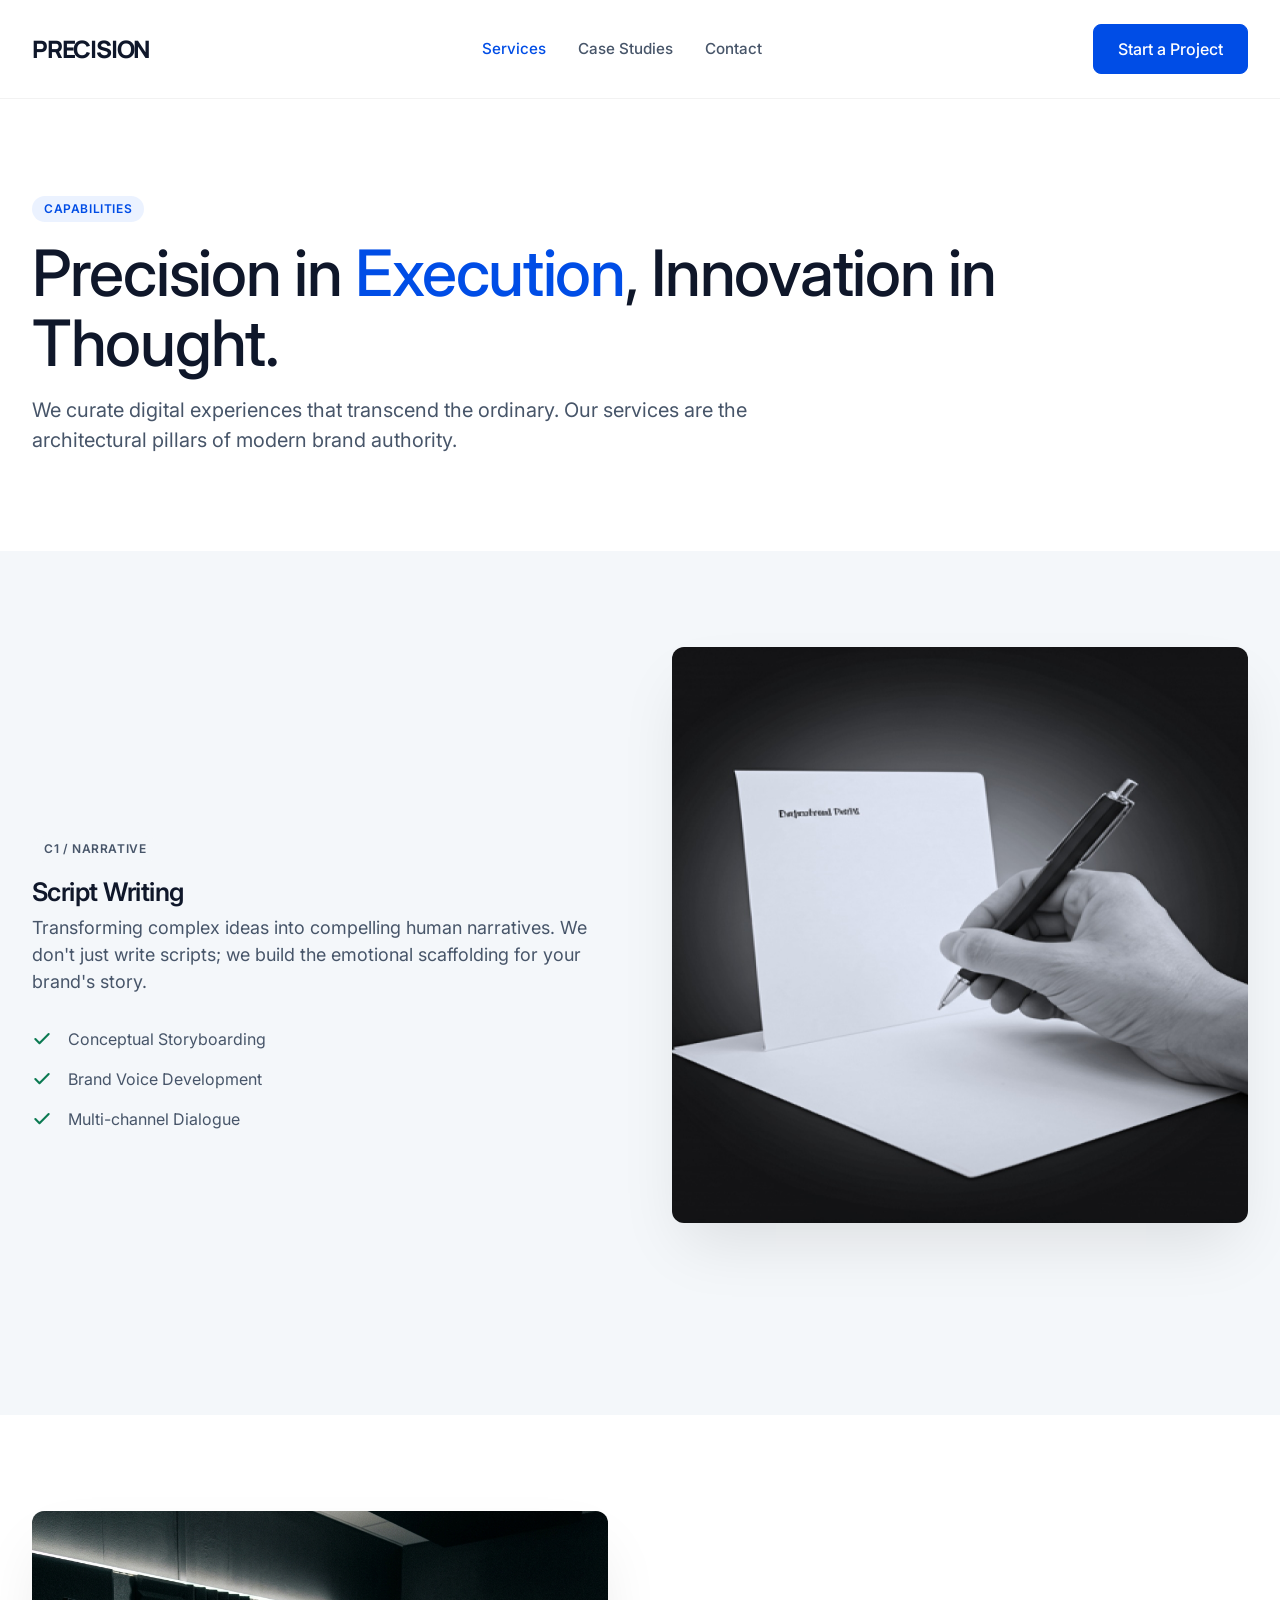
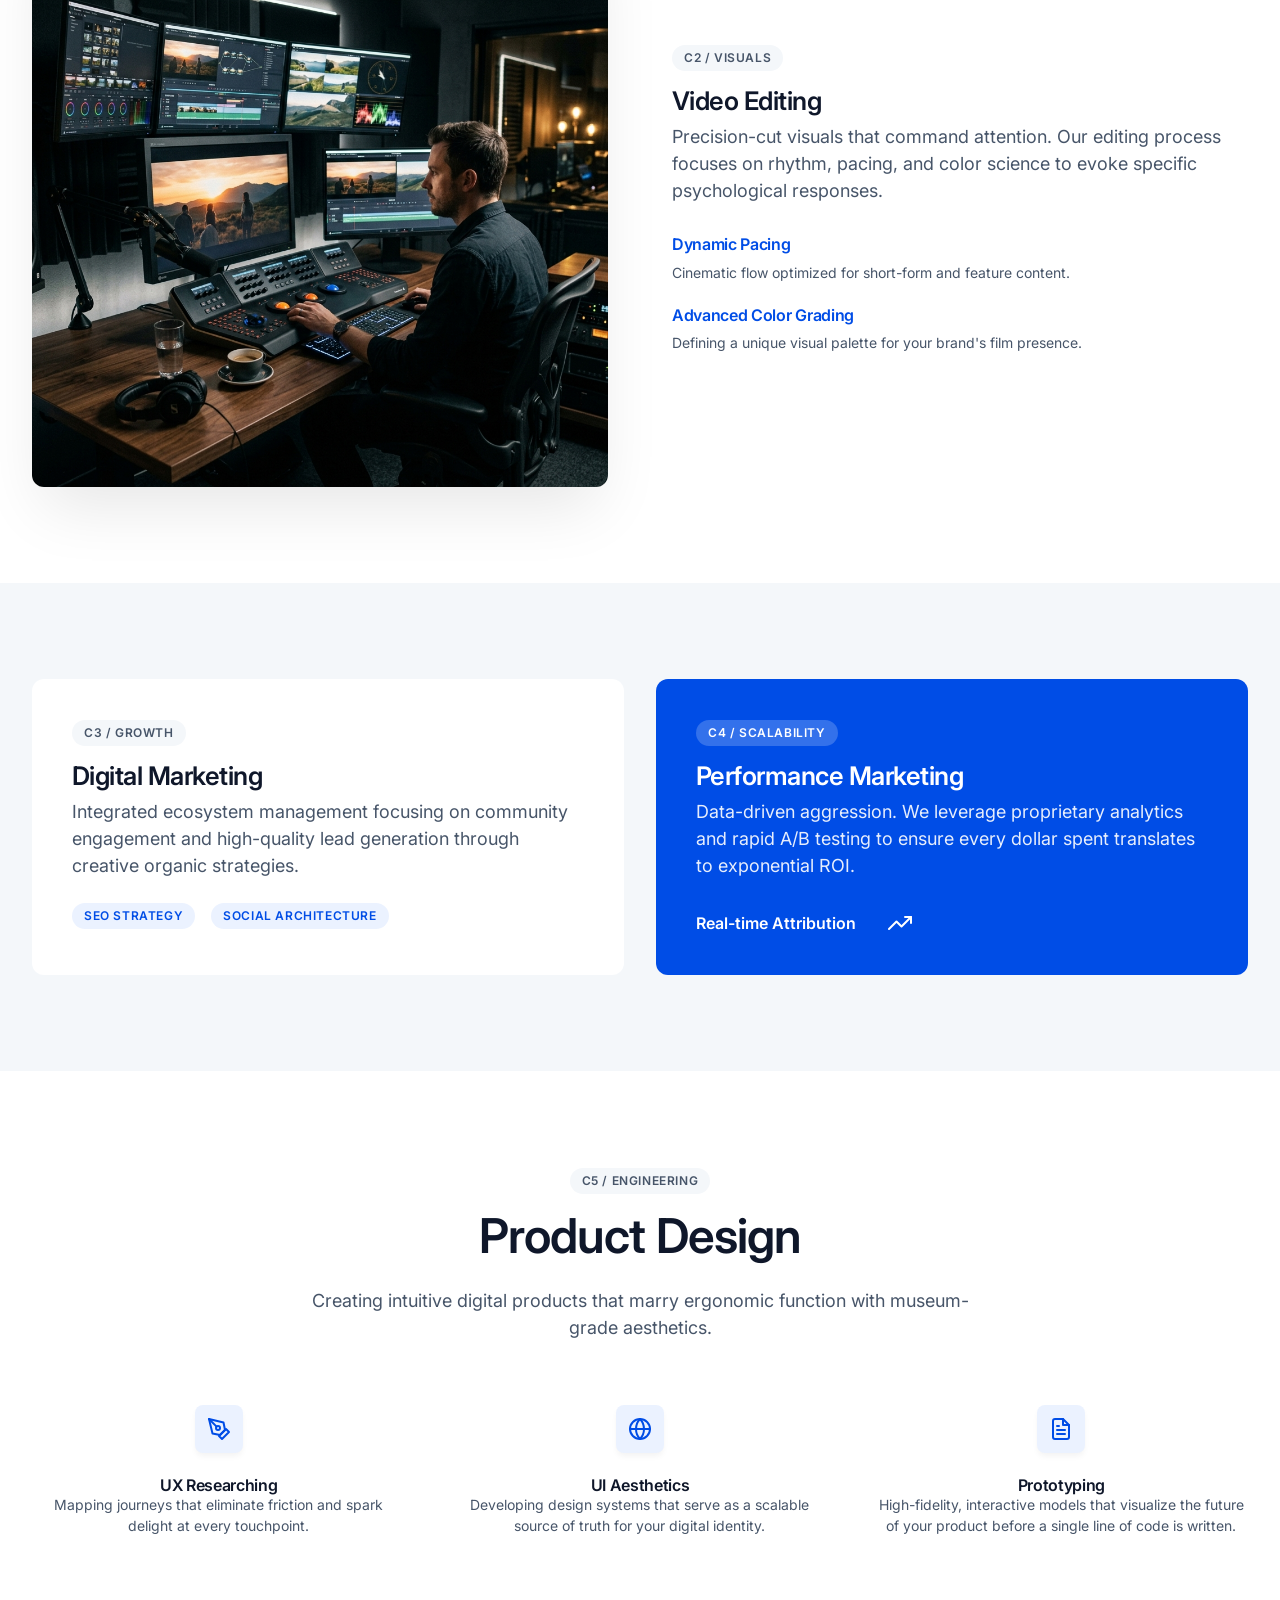
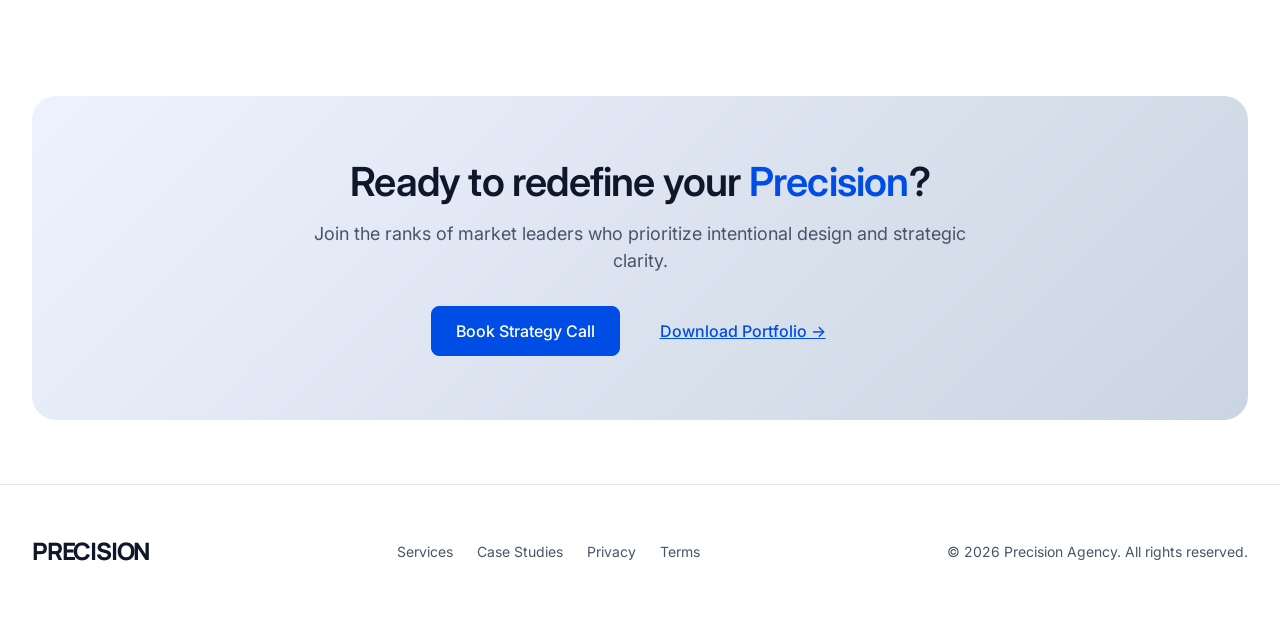
<file: services.html>
<!DOCTYPE html>
<html lang="en">

<head>
  <meta charset="UTF-8">
  <meta name="viewport" content="width=device-width, initial-scale=1.0">
  <title>Services | Precision In Execution</title>
  <link rel="stylesheet" href="style.css">
  <link rel="preconnect" href="https://fonts.googleapis.com">
  <link rel="preconnect" href="https://fonts.gstatic.com" crossorigin>
  <link href="https://fonts.googleapis.com/css2?family=Inter:wght@400;500;600&family=Manrope:wght@700;800&display=swap"
    rel="stylesheet">
</head>

<body>

  <header class="navbar">
    <div class="container flex justify-between items-center">
      <a href="index.html" class="logo">PRECISION</a>
      <nav class="nav-links">
        <a href="services.html" class="active">Services</a> 
        <a href="caseStudy.html">Case Studies</a> 
        <a href="contact.html">Contact</a>  
      </nav>
      <a href="contact.html" class="btn btn-primary">Start a Project</a>
    </div>
  </header>

  <main>
    <!-- Services Hero -->
    <section class="section">
      <div class="container">
        <span class="pill blue">Capabilities</span>
        <h1>Precision in <span class="text-primary">Execution</span>, Innovation in Thought.</h1>
        <p style="font-size: 1.25rem;">We curate digital experiences that transcend the ordinary. Our services are the
          architectural pillars of modern brand authority.</p>
      </div>
    </section>

    <!-- Detailed Service: Script Writing -->
    <section class="section bg-alt" style="background-color: var(--color-bg-alt);">
      <div class="container grid grid-2 items-center gap-16">
        <div>
          <span class="pill">C1 / Narrative</span>
          <h3>Script Writing</h3>
          <p>Transforming complex ideas into compelling human narratives. We don't just write scripts; we build the
            emotional scaffolding for your brand's story.</p>
          <ul class="flex flex-col gap-4" style="margin-top: 2rem; color: var(--color-text-muted);">
            <li class="flex items-center gap-4"><svg width="20" height="20" viewBox="0 0 24 24" fill="none"
                stroke="var(--color-accent)" stroke-width="2.5" stroke-linecap="round" stroke-linejoin="round">
                <polyline points="20 6 9 17 4 12"></polyline>
              </svg> Conceptual Storyboarding</li>
            <li class="flex items-center gap-4"><svg width="20" height="20" viewBox="0 0 24 24" fill="none"
                stroke="var(--color-accent)" stroke-width="2.5" stroke-linecap="round" stroke-linejoin="round">
                <polyline points="20 6 9 17 4 12"></polyline>
              </svg> Brand Voice Development</li>
            <li class="flex items-center gap-4"><svg width="20" height="20" viewBox="0 0 24 24" fill="none"
                stroke="var(--color-accent)" stroke-width="2.5" stroke-linecap="round" stroke-linejoin="round">
                <polyline points="20 6 9 17 4 12"></polyline>
              </svg> Multi-channel Dialogue</li>
          </ul>
        </div>
        <div class="visual-placeholder">
          <img src="script img.png" alt="Script writing Console"
          style="background: linear-gradient(135deg, #eee 0%, #ddd 100%); aspect-ratio: 1; border-radius: var(--radius-md); display: flex; align-items: center; overflow: hidden; box-shadow: 0 30px 60px -12px rgba(0,0,0,0.1);">
          <div style="padding: 3rem; text-align: center; color: #888;">
            
          </div>
        </div>
      </div>
    </section>

    <!-- Detailed Service: Video Editing -->
    <section class="section">
      <div class="container grid grid-2 items-center gap-16">
        <div class="hero-visual">
          <img src="service_video_editing_console_large_1776620204645.png" alt="Video Editing Console"
            style="border-radius: var(--radius-md); box-shadow: 0 30px 60px -12px rgba(0,0,0,0.1);">
        </div>
        <div>
          <span class="pill">C2 / Visuals</span>
          <h3>Video Editing</h3>
          <p>Precision-cut visuals that command attention. Our editing process focuses on rhythm, pacing, and color
            science to evoke specific psychological responses.</p>
          <div style="margin-top: 2rem;">
            <h4 style="font-size: 1rem; margin-bottom: 0.5rem; color: var(--color-primary);">Dynamic Pacing</h4>
            <p style="font-size: 0.875rem;">Cinematic flow optimized for short-form and feature content.</p>

            <h4 style="font-size: 1rem; margin-top: 1.5rem; margin-bottom: 0.5rem; color: var(--color-primary);">
              Advanced Color Grading</h4>
            <p style="font-size: 0.875rem;">Defining a unique visual palette for your brand's film presence.</p>
          </div>
        </div>
      </div>
    </section>

    <!-- Digital & Performance Grids -->
    <section class="section bg-alt" style="background-color: var(--color-bg-alt);">
      <div class="container grid grid-2 gap-8">
        <div class="card-service" style="background: white;">
          <span class="pill">C3 / Growth</span>
          <h3>Digital Marketing</h3>
          <p>Integrated ecosystem management focusing on community engagement and high-quality lead generation through
            creative organic strategies.</p>
          <div class="flex gap-4" style="margin-top: 1.5rem;">
            <span class="pill blue" style="margin:0;">SEO Strategy</span>
            <span class="pill blue" style="margin:0;">Social Architecture</span>
          </div>
        </div>
        <div class="card-service blue" style="display: flex; flex-direction: column; justify-content: space-between;">
          <div>
            <span class="pill" style="background: rgba(255,255,255,0.2); color: white;">C4 / Scalability</span>
            <h3>Performance Marketing</h3>
            <p>Data-driven aggression. We leverage proprietary analytics and rapid A/B testing to ensure every dollar
              spent translates to exponential ROI.</p>
          </div>
          <div style="margin-top: 2rem; display: flex; align-items: center; gap: 2rem; font-weight: 600;">
            <span>Real-time Attribution</span>
            <svg width="24" height="24" viewBox="0 0 24 24" fill="none" stroke="currentColor" stroke-width="2"
              stroke-linecap="round" stroke-linejoin="round">
              <polyline points="23 6 13.5 15.5 8.5 10.5 1 18"></polyline>
              <polyline points="17 6 23 6 23 12"></polyline>
            </svg>
          </div>
        </div>
      </div>
    </section>

    <!-- Product Design -->
    <section class="section">
      <div class="container text-center">
        <span class="pill">C5 / Engineering</span>
        <h2 style="margin-bottom: 1.5rem;">Product Design</h2>
        <p style="margin: 0 auto 4rem auto;">Creating intuitive digital products that marry ergonomic function with
          museum-grade aesthetics.</p>

        <div class="grid grid-3 gap-12">
          <div class="flex flex-col items-center">
            <div class="icon-box" style="background: var(--color-bg-blue);">
              <svg width="24" height="24" viewBox="0 0 24 24" fill="none" stroke="var(--color-primary)" stroke-width="2"
                stroke-linecap="round" stroke-linejoin="round">
                <path d="M12 19l7-7 3 3-7 7-3-3z"></path>
                <path d="M18 13l-1.5-7.5L2 2l3.5 14.5L13 18l5-5z"></path>
                <path d="M2 2l7.586 7.586"></path>
                <circle cx="11" cy="11" r="2"></circle>
              </svg>
            </div>
            <h4>UX Researching</h4>
            <p style="font-size: 0.875rem;">Mapping journeys that eliminate friction and spark delight at every
              touchpoint.</p>
          </div>
          <div class="flex flex-col items-center">
            <div class="icon-box" style="background: var(--color-bg-blue);">
              <svg width="24" height="24" viewBox="0 0 24 24" fill="none" stroke="var(--color-primary)" stroke-width="2"
                stroke-linecap="round" stroke-linejoin="round">
                <circle cx="12" cy="12" r="10"></circle>
                <path d="M12 2a14.5 14.5 0 0 0 0 20 14.5 14.5 0 0 0 0-20"></path>
                <path d="M2 12h20"></path>
              </svg>
            </div>
            <h4>UI Aesthetics</h4>
            <p style="font-size: 0.875rem;">Developing design systems that serve as a scalable source of truth for your
              digital identity.</p>
          </div>
          <div class="flex flex-col items-center">
            <div class="icon-box" style="background: var(--color-bg-blue);">
              <svg width="24" height="24" viewBox="0 0 24 24" fill="none" stroke="var(--color-primary)" stroke-width="2"
                stroke-linecap="round" stroke-linejoin="round">
                <path d="M14 2H6a2 2 0 0 0-2 2v16a2 2 0 0 0 2 2h12a2 2 0 0 0 2-2V8z"></path>
                <polyline points="14 2 14 8 20 8"></polyline>
                <line x1="16" y1="13" x2="8" y2="13"></line>
                <line x1="16" y1="17" x2="8" y2="17"></line>
                <polyline points="10 9 9 9 8 9"></polyline>
              </svg>
            </div>
            <h4>Prototyping</h4>
            <p style="font-size: 0.875rem;">High-fidelity, interactive models that visualize the future of your product
              before a single line of code is written.</p>
          </div>
        </div>
      </div>
    </section>

    <!-- Bottom CTA -->
    <section class="container" style="margin-bottom: 4rem;">
      <div class="cta-banner" style="background: linear-gradient(135deg, #eef2ff 0%, #cbd5e1 100%);">
        <h2 style="font-size: 2.5rem;">Ready to redefine your <span class="text-primary">Precision</span>?</h2>
        <p>Join the ranks of market leaders who prioritize intentional design and strategic clarity.</p>
        <div class="flex justify-center gap-4" style="margin-top: 2rem;">
          <a href="contact.html" class="btn btn-primary">Book Strategy Call</a>
          <a href="#" class="btn btn-outline" style="border: 0; text-decoration: underline;">Download Portfolio
            &rarr;</a>
        </div>
      </div>
    </section>

  </main>

  <footer class="footer">
    <div class="container">
      <div class="footer-content">
        <div class="logo">PRECISION</div>
        <nav class="footer-links">
          <a href="services.html">Services</a>
          <a href="caseStudy.html">Case Studies</a>
          <a href="contact.html">Privacy</a>
          <a href="contact.html">Terms</a>
        </nav>
        <div class="footer-copyright">
          &copy; 2026 Precision Agency. All rights reserved.
        </div>
      </div>
    </div>
  </footer>

</body>

</html>
</file>
<file: style.css>
/* ==========================================================================
   CSS Variables & Tokens
   ========================================================================== */
:root {
  /* Colors */
  --color-primary: #004de6;
  --color-primary-hover: #003bc2;
  --color-accent: #0b7a52; /* Deep green for accents */
  --color-text-main: #0f172a;
  --color-text-muted: #475569;
  --color-bg-base: #ffffff;
  --color-bg-alt: #f4f7fa;
  --color-bg-blue: #ebf2ff; /* Very light blue for CTA cards */
  --color-border: #e2e8f0;

  /* Typography */
  --font-logo: 'Manrope', sans-serif;
  --font-main: 'Inter', sans-serif;
  
  /* Layout */
  --container-width: 1280px;
  --radius-sm: 8px;
  --radius-md: 12px;
  --radius-lg: 24px;
  --radius-pill: 9999px;
  
  /* Transitions */
  --transition-fast: 0.15s ease-in-out;
  --transition-normal: 0.3s ease-in-out;
}

/* ==========================================================================
   Reset & Base Styles
   ========================================================================== */
*, *::before, *::after {
  box-sizing: border-box;
  margin: 0;
  padding: 0;
}

html {
  scroll-behavior: smooth; /* Smooth scrolling without JS */
}

body {
  font-family: var(--font-main);
  color: var(--color-text-main);
  background-color: var(--color-bg-base);
  line-height: 1.5;
  -webkit-font-smoothing: antialiased;
}

a {
  color: inherit;
  text-decoration: none;
  transition: color var(--transition-fast);
}

ul {
  list-style: none;
}

img {
  max-width: 100%;
  display: block;
}

/* ==========================================================================
   Typography
   ========================================================================== */
h1, h2, h3, h4, h5, h6 {
  font-weight: 600;
  line-height: 1.1;
  letter-spacing: -0.02em;
}

h1 {
  font-size: clamp(3rem, 5vw, 5rem);
  font-weight: 500;
  margin-bottom: 1rem;
}

h2 {
  font-size: clamp(2rem, 4vw, 3rem);
  margin-bottom: 1rem;
}

h3 {
  font-size: clamp(1.5rem, 2vw, 2rem);
  margin-bottom: 0.5rem;
}

p {
  color: var(--color-text-muted);
  font-size: 1.125rem;
  max-width: 60ch;
}

.text-accent {
  color: var(--color-accent);
}

.text-primary {
  color: var(--color-primary);
}

/* ==========================================================================
   Layout & Utilities
   ========================================================================== */
.container {
  width: 100%;
  max-width: var(--container-width);
  margin: 0 auto;
  padding: 0 2rem;
}

.section {
  padding: 6rem 0;
}

.section-header {
  margin-bottom: 4rem;
}

.flex { display: flex; }
.flex-col { flex-direction: column; }
.grid { display: grid; }
.gap-4 { gap: 1rem; }
.gap-8 { gap: 2rem; }
.gap-12 { gap: 3rem; }
.gap-16 { gap: 4rem; }

.items-center { align-items: center; }
.justify-between { justify-content: space-between; }
.justify-center { justify-content: center; }

.text-center { text-align: center; }

/* ==========================================================================
   Buttons
   ========================================================================== */
.btn {
  display: inline-flex;
  align-items: center;
  justify-content: center;
  padding: 0.75rem 1.5rem;
  font-weight: 500;
  border-radius: var(--radius-sm);
  transition: all var(--transition-fast);
  cursor: pointer;
  border: border;
  font-size: 1rem;
}

.btn-primary {
  background-color: var(--color-primary);
  color: white;
  border: 1px solid var(--color-primary);
}

.btn-primary:hover {
  background-color: var(--color-primary-hover);
  border-color: var(--color-primary-hover);
  transform: translateY(-2px);
  box-shadow: 0 10px 15px -3px rgba(0, 77, 230, 0.2);
}

.btn-outline {
  background-color: transparent;
  color: var(--color-primary);
  border: 1px solid var(--color-primary);
}

.btn-outline:hover {
  background-color: var(--color-primary);
  color: white;
}

/* ==========================================================================
   Navigation
   ========================================================================== */
.navbar {
  display: flex;
  justify-content: space-between;
  align-items: center;
  padding: 1.5rem 0;
  position: sticky;
  top: 0;
  background: rgba(255, 255, 255, 0.9);
  backdrop-filter: blur(12px);
  z-index: 100;
  border-bottom: 1px solid rgba(0,0,0,0.05);
}

.logo {
  font-family: var(--font-logo);
  font-weight: 800;
  font-size: 1.5rem;
  letter-spacing: -0.05em;
  color: var(--color-text-main);
}

.nav-links {
  display: flex;
  gap: 2rem;
}

.nav-links a {
  font-size: 0.95rem;
  font-weight: 500;
  color: var(--color-text-muted);
}

.nav-links a:hover,
.nav-links a.active {
  color: var(--color-primary);
}

/* ==========================================================================
   Footer
   ========================================================================== */
.footer {
  padding: 3rem 0;
  border-top: 1px solid var(--color-border);
  margin-top: 4rem;
}

.footer-content {
  display: flex;
  justify-content: space-between;
  align-items: center;
}

.footer-links {
  display: flex;
  gap: 1.5rem;
  font-size: 0.875rem;
  color: var(--color-text-muted);
}

.footer-copyright {
  font-size: 0.875rem;
  color: var(--color-text-muted);
}

/* ==========================================================================
   Components (Cards, Banners, etc)
   ========================================================================== */
.pill {
  display: inline-block;
  padding: 0.25rem 0.75rem;
  background: var(--color-bg-alt);
  color: var(--color-text-muted);
  border-radius: var(--radius-pill);
  font-size: 0.75rem;
  font-weight: 600;
  letter-spacing: 0.05em;
  text-transform: uppercase;
  margin-bottom: 1rem;
}

.pill.blue {
  background: var(--color-bg-blue);
  color: var(--color-primary);
}

/* Call To Action Banner */
.cta-banner {
  background: linear-gradient(135deg, var(--color-bg-blue) 0%, #d6e4ff 100%);
  border-radius: var(--radius-lg);
  padding: 4rem;
  text-align: center;
  margin: 4rem 0;
}

.cta-banner.solid-blue {
  background: linear-gradient(135deg, var(--color-primary) 0%, #003bc2 100%);
  color: white;
}

.cta-banner.solid-blue h2 {
  color: white;
}

.cta-banner.solid-blue p {
  color: rgba(255, 255, 255, 0.8);
}

.cta-banner h2 {
  margin-bottom: 1rem;
}

.cta-banner p {
  margin-left: auto;
  margin-right: auto;
}

/* Specific grids */
.grid-2 { grid-template-columns: repeat(2, 1fr); }
.grid-3 { grid-template-columns: repeat(3, 1fr); }

/* Responsive adjustments */
@media (max-width: 768px) {
  .navbar .container {
    flex-direction: column;
    gap: 1.5rem;
    padding: 1.5rem;
    text-align: center;
  }
  .navbar .container.flex {
     flex-direction: column !important;
  }
  .nav-links { display: none; } /* On mobile, we hide without JS as a fallback */
  .grid-2, .grid-3 { grid-template-columns: 1fr; }
  .footer-content { flex-direction: column; gap: 1rem; text-align: center; }
  .section { padding: 3rem 0; }
  .cta-banner { padding: 2rem; }
}

/* Forms */
.form-group {
  margin-bottom: 1.5rem;
}

.form-label {
  display: block;
  font-size: 0.875rem;
  font-weight: 500;
  margin-bottom: 0.5rem;
  color: var(--color-text-muted);
  text-transform: uppercase;
  letter-spacing: 0.05em;
}

.form-control {
  width: 100%;
  padding: 1rem;
  border: 1px solid transparent;
  background-color: var(--color-bg-blue);
  border-radius: var(--radius-sm);
  font-family: inherit;
  font-size: 1rem;
  color: var(--color-text-main);
  transition: all var(--transition-fast);
}

.form-control:focus {
  outline: none;
  border-color: var(--color-primary);
  background-color: white;
  box-shadow: 0 0 0 3px rgba(0, 77, 230, 0.1);
}

select.form-control {
  appearance: none;
  background-image: url("data:image/svg+xml,%3Csvg xmlns='http://www.w3.org/2000/svg' fill='none' viewBox='0 0 24 24' stroke='%23475569'%3E%3Cpath stroke-linecap='round' stroke-linejoin='round' stroke-width='2' d='M19 9l-7 7-7-7'%3E%3C/path%3E%3C/svg%3E");
  background-repeat: no-repeat;
  background-position: right 1rem center;
  background-size: 1.25em;
}

textarea.form-control {
  min-height: 150px;
  resize: vertical;
}

/* Cards */
.card-service {
  background: var(--color-bg-alt);
  padding: 2.5rem;
  border-radius: var(--radius-md);
  transition: transform var(--transition-fast);
}

.card-service.blue {
  background: var(--color-primary);
  color: white;
}

.card-service.blue h3, .card-service.blue p {
  color: white;
}

.card-service.blue p {
  opacity: 0.9;
}

.card-service:hover {
  transform: translateY(-4px);
}

.icon-box {
  width: 48px;
  height: 48px;
  background: white;
  border-radius: var(--radius-sm);
  display: flex;
  align-items: center;
  justify-content: center;
  margin-bottom: 1.5rem;
  color: var(--color-primary);
  box-shadow: 0 4px 6px -1px rgba(0, 0, 0, 0.05);
}

/* Work / Case Study Cards */
.work-card {
  display: block;
  border-radius: var(--radius-md);
  overflow: hidden;
  position: relative;
  transition: transform var(--transition-normal);
  background: var(--color-bg-alt);
  text-decoration: none;
  color: inherit;
}

.work-card:hover {
  transform: scale(1.02);
}

.work-image {
  width: 100%;
  aspect-ratio: 4/5;
  object-fit: cover;
  background: #cbd5e1; /* Placeholder fallback */
}

.work-image.landscape {
  aspect-ratio: 16/9;
}

.work-content {
  padding: 1.5rem 0;
}

.work-category {
  font-size: 0.75rem;
  text-transform: uppercase;
  letter-spacing: 0.05em;
  color: var(--color-text-muted);
  margin-bottom: 0.5rem;
  margin-left: 0.5rem;
}

.work-title {
  font-size: 1.25rem;
  font-weight: 600;
  margin-bottom: 0.25rem;
  margin-left: 0.8rem;
}

.work-description {
  font-size: 0.875rem;
  color: var(--color-text-muted);
  margin-left: 1.1rem;

}

text_align_center{
  width: 550.05px;
  height: 56px;
  font-family: 'Inter';
  font-style: normal;
  font-weight: 400;
  font-size: 18px;
  line-height: 28px;
  display: flex;
  align-items: center;
  text-align: center;
  color: rgba(255, 255, 255, 0.8);
}
</file>
